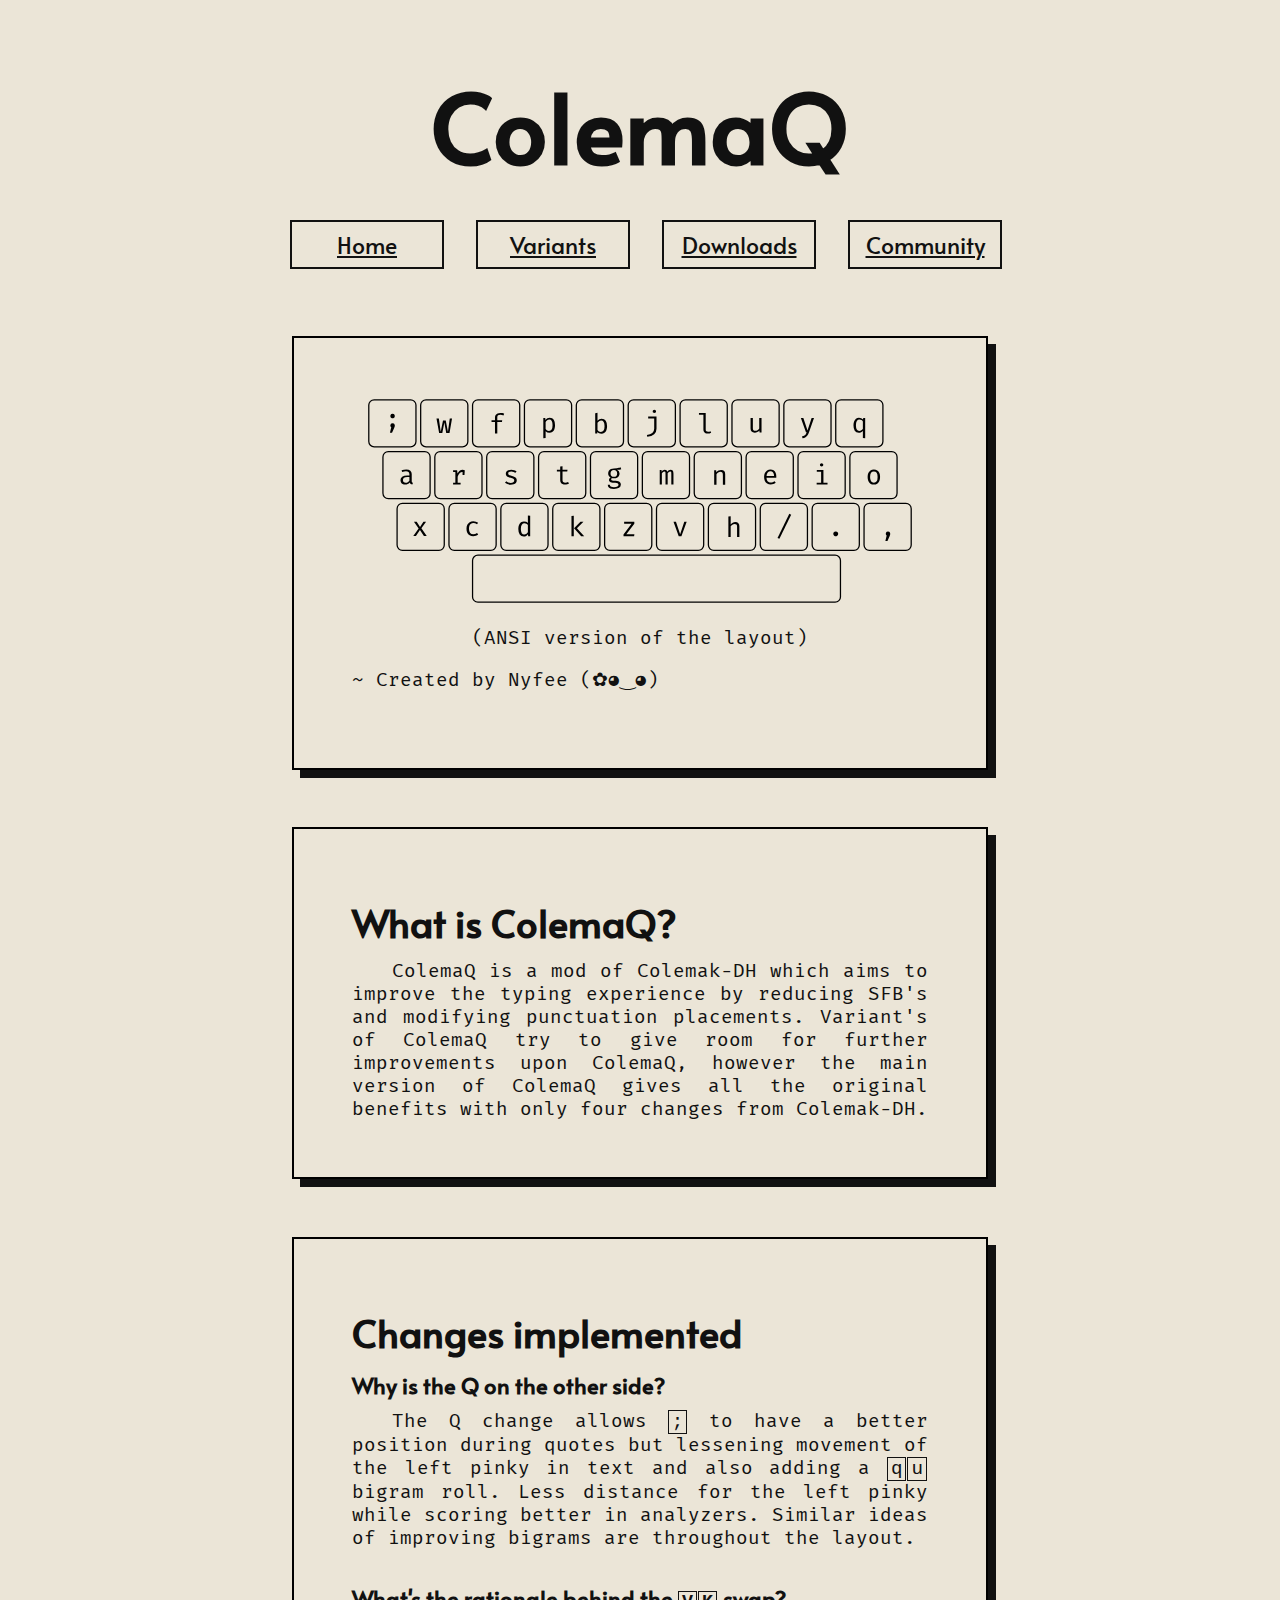
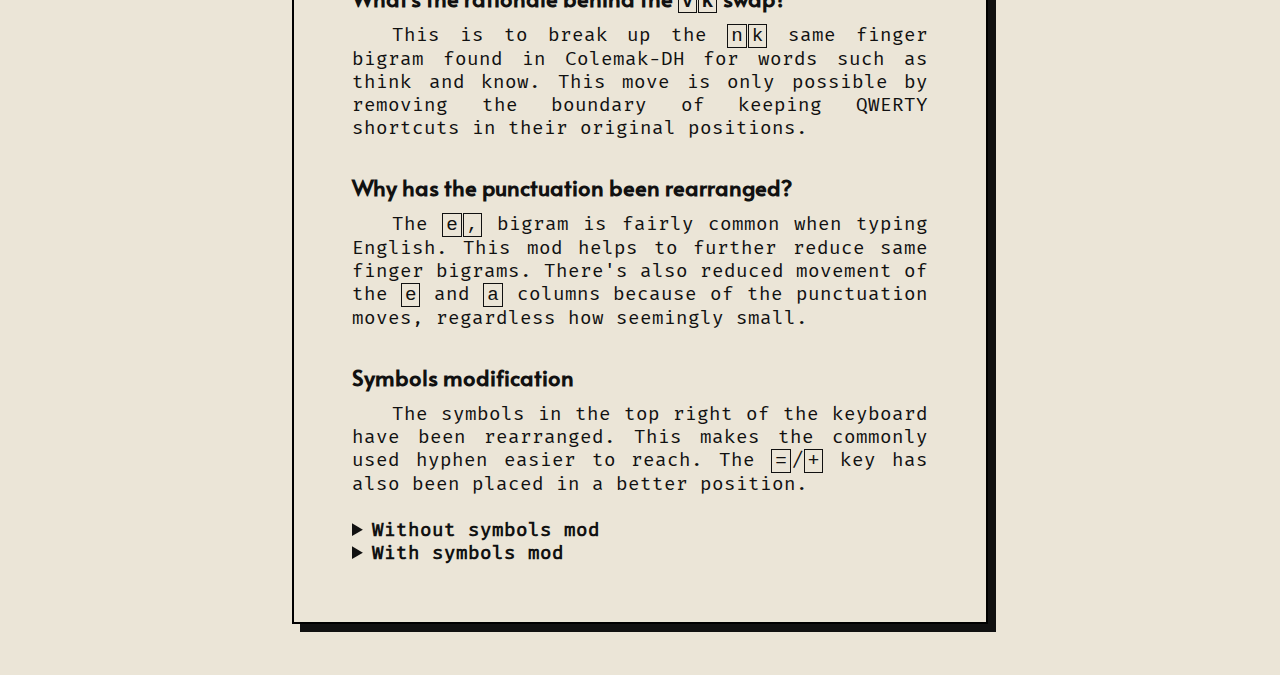
<file: index.html>
<!DOCTYPE html>

<html lang="en">
<head>
	<meta charset="UTF-8">
	<meta name="viewport" content="width=device-width, initial-scale=1.0">
	<meta name="description" content="ColemaQ keyboard layout">
	<link rel="shortcut icon" href="img/favicon.ico">
	<link rel="stylesheet" href="css/colemaq.css">
	<title>ColemaQ</title>
</head>

<body>
    <h1><center>ColemaQ</center></h1>

    <div class="navigation">
         <ul>
            <a href="index.html" class="btn">Home</a>
            <a href="variants.html" class="btn">Variants</a>
            <a href="downloads.html" class="btn">Downloads</a>
            <a href="community.html" class="btn">Community</a>
        </ul> 
    </div>

    <section>
        <img src="img/colemaq.svg" alt="ColemaQ" width="550">
        <p><center>(ANSI version of the layout)</center></p>
        <p>~ Created by Nyfee (✿◕‿◕)</p>
    </section>

    <section>
        <h2>What is ColemaQ?</h2>
        <div class="text">
            ColemaQ is a mod of Colemak-DH which aims to improve
            the typing experience by reducing SFB's and modifying
            punctuation placements. Variant's of ColemaQ try to
            give room for further improvements upon ColemaQ,
            however the main version of ColemaQ gives all the
            original benefits with only four changes from Colemak-DH.
        </div>
    </section>

	<section>
		<h2>Changes implemented</h2>

		<h3><b>Why is the Q on the other side?</b></h3>
        <div class="text">
            The Q change allows <code>;</code> to have a better position during
            quotes but lessening movement of the left pinky in text
            and also adding a <code>q</code><code>u</code> bigram roll.

            Less distance for the left pinky while scoring better
            in analyzers. Similar ideas of improving bigrams are
            throughout the layout.
        </div><br>

        <h3><b>What's the rationale behind the <code>V</code><code>K</code> swap?</b></h3>
        <div class="text">
			This is to break up the <code>n</code><code>k</code> same finger bigram found
            in Colemak-DH for words such as think and know.
			This move is only possible by removing the boundary
            of keeping QWERTY shortcuts in their original positions.
        </div><br>

        <h3><b>Why has the punctuation been rearranged?</b></h3>
        <div class="text">
            The <code>e</code><code>,</code> bigram is fairly common when typing English.
            This mod helps to further reduce same finger bigrams.
            There's also reduced movement of the <code>e</code> and <code>a</code> columns
            because of the punctuation moves, regardless how seemingly
            small.
        </div><br>

        <h3><b>Symbols modification</b></h3>
        <div class="text">
            The symbols in the top right of the keyboard have been
            rearranged. This makes the commonly used hyphen easier
            to reach. The <code>=</code>/<code>+</code> key has also been placed in a better
            position.
        </div><br>

        <details>
            <summary><b>Without symbols mod</b></summary>
            <img src="img/symbols/without_symbols.svg" alt="Without symbols" width="380">
        </details>

        <details>
            <summary><b>With symbols mod</b></summary>
            <img src="img/symbols/with_symbols.svg" alt="With symbols" width="380">
        </details>
    </section>

</body>
</html>
</file>
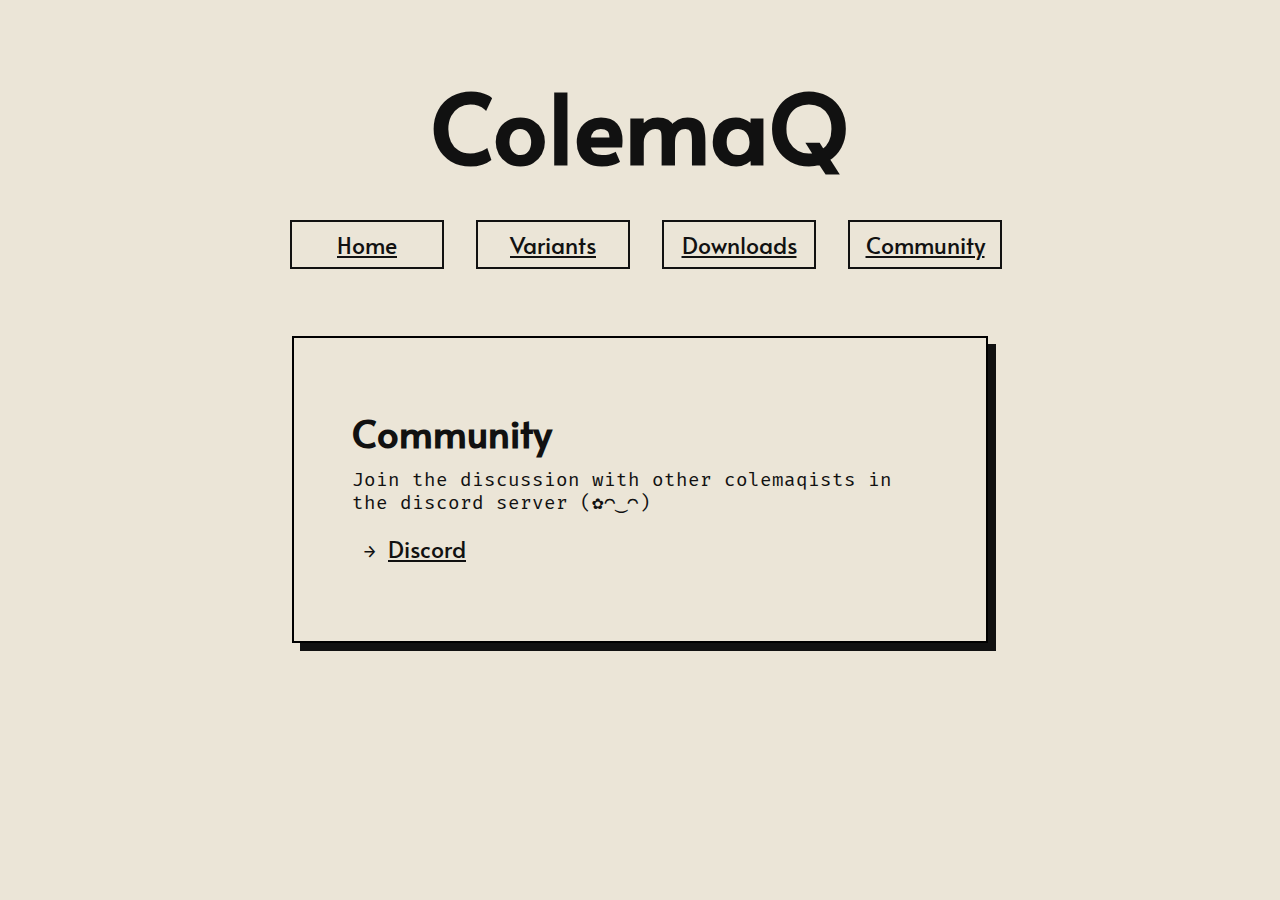
<file: community.html>
<!DOCTYPE html>

<html lang="en">
<head>
	<meta charset="UTF-8">
	<meta name="viewport" content="width=device-width, initial-scale=1.0">
	<meta name="description" content="ColemaQ keyboard layout">
	<link rel="shortcut icon" href="img/favicon.ico">
	<link rel="stylesheet" href="css/colemaq.css">
	<title>Community</title>
</head>

<body>
    <h1><center>ColemaQ</center></h1>

    <div class="navigation">
         <ul>
            <a href="index.html" class="btn">Home</a>
            <a href="variants.html" class="btn">Variants</a>
            <a href="downloads.html" class="btn">Downloads</a>
            <a href="community.html" class="btn">Community</a>
        </ul> 
    </div>

	<section>
		<h2>Community</h2>
		Join the discussion with other colemaqists in the discord server (✿◠‿◠)
		<ul>
			<li><a href="https://discord.gg/Csra5jK2R6">Discord</a></li>
		</ul>
	</section>

</body>
</html>
</file>
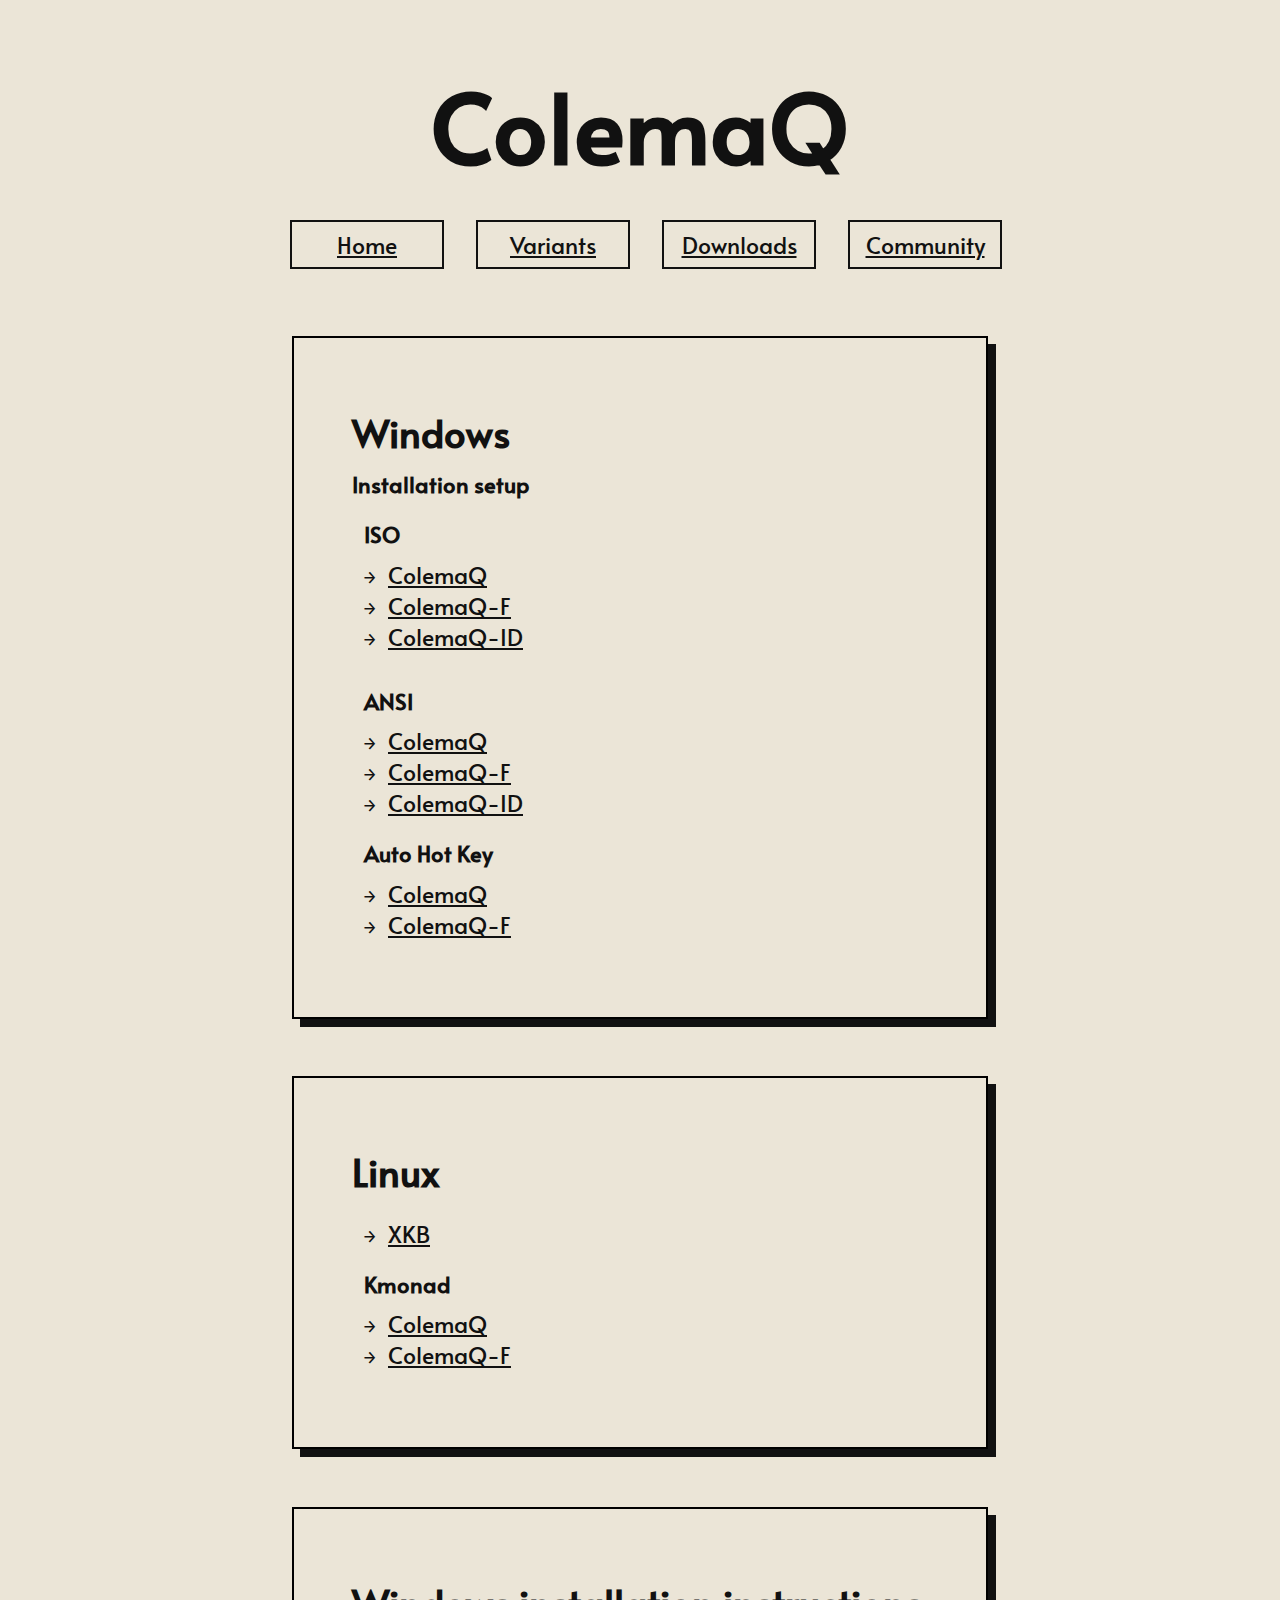
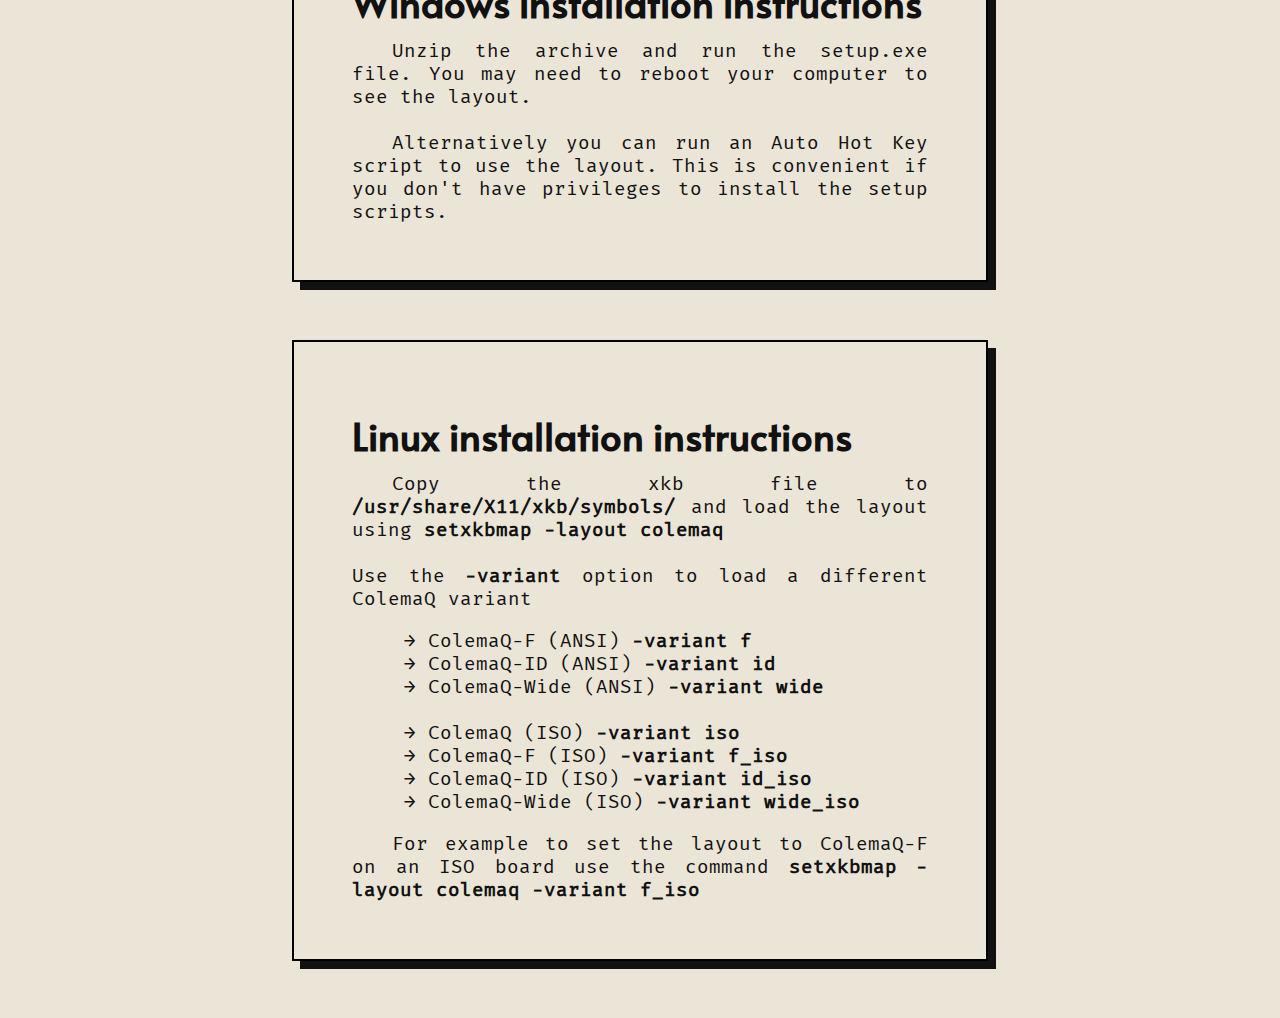
<file: downloads.html>
<!DOCTYPE html>

<html lang="en">
<head>
	<meta charset="UTF-8">
	<meta name="viewport" content="width=device-width, initial-scale=1.0">
	<meta name="description" content="ColemaQ keyboard layout">
	<link rel="shortcut icon" href="img/favicon.ico">
	<link rel="stylesheet" href="css/colemaq.css">
	<title>Downloads</title>
</head>

<body>
    <h1><center>ColemaQ</center></h1>

    <div class="navigation">
         <ul>
            <a href="index.html" class="btn">Home</a>
            <a href="variants.html" class="btn">Variants</a>
            <a href="downloads.html" class="btn">Downloads</a>
            <a href="community.html" class="btn">Community</a>
        </ul> 
    </div>

	<section>
        <h2>Windows</h2>

        <h3>Installation setup</h3>
        <ul>
            <h3>ISO</h3>
            <li><a href="https://github.com/colemaq/colemaq-windows">ColemaQ</a></li>
            <li><a href="https://github.com/colemaq/colemaq-windows">ColemaQ-F</a></li>
            <li><a href="https://github.com/colemaq/colemaq-windows">ColemaQ-ID</a></li>
            <br>
            <h3>ANSI</h3>
            <li><a href="https://github.com/colemaq/colemaq-windows">ColemaQ</a></li>
            <li><a href="https://github.com/colemaq/colemaq-windows">ColemaQ-F</a></li>
            <li><a href="https://github.com/colemaq/colemaq-windows">ColemaQ-ID</a></li>
        </ul>

        <ul>
            <h3>Auto Hot Key</h3>
            <li><a href="https://github.com/colemaq/colemaq-windows">ColemaQ</a></li>
            <li><a href="https://github.com/colemaq/colemaq-windows">ColemaQ-F</a></li>
        </ul>
    </section>

    <section>
        <h2>Linux</h2>
        <div class="text">
        </div>

        <ul>
            <li><a href="https://github.com/colemaq/colemaq-linux">XKB</a></li>
        </ul>
        <ul>
            <h3>Kmonad</h3>
            <li><a href="https://github.com/colemaq/colemaq-linux">ColemaQ</a></li>
            <li><a href="https://github.com/colemaq/colemaq-linux">ColemaQ-F</a></li>
        </ul>
    </section>

    <section>
        <h2>Windows installation instructions</h2>
        <div class="text">
        Unzip the archive and run the setup.exe file. You may need
        to reboot your computer to see the layout.
        </div><br>

        <div class="text">
        Alternatively you can run an Auto Hot Key script to use the
        layout. This is convenient if you don't have privileges to
        install the setup scripts.
        </div>
    </section>

    <section>
        <h2>Linux installation instructions</h2>
        <div class="text">
        Copy the xkb file to <b>/usr/share/X11/xkb/symbols/</b> and load
        the layout using <b>setxkbmap -layout colemaq</b><br><br>
        Use the <b>-variant</b> option to load a different ColemaQ variant

        <ul>
            <li>ColemaQ-F (ANSI) <b>-variant f</b></li>
            <li>ColemaQ-ID (ANSI) <b>-variant id</b></li>
            <li>ColemaQ-Wide (ANSI) <b>-variant wide</b></li>
            <br>
            <li>ColemaQ (ISO) <b>-variant iso</b></li>
            <li>ColemaQ-F (ISO) <b>-variant f_iso</b></li>
            <li>ColemaQ-ID (ISO) <b>-variant id_iso</b></li>
            <li>ColemaQ-Wide (ISO) <b>-variant wide_iso</b></li>
        </ul>

        <div class="text">
        For example to set the layout to ColemaQ-F on an ISO board
        use the command <b>setxkbmap -layout colemaq -variant f_iso</b>

        </div>
	</section>



</body>
</html>
</file>
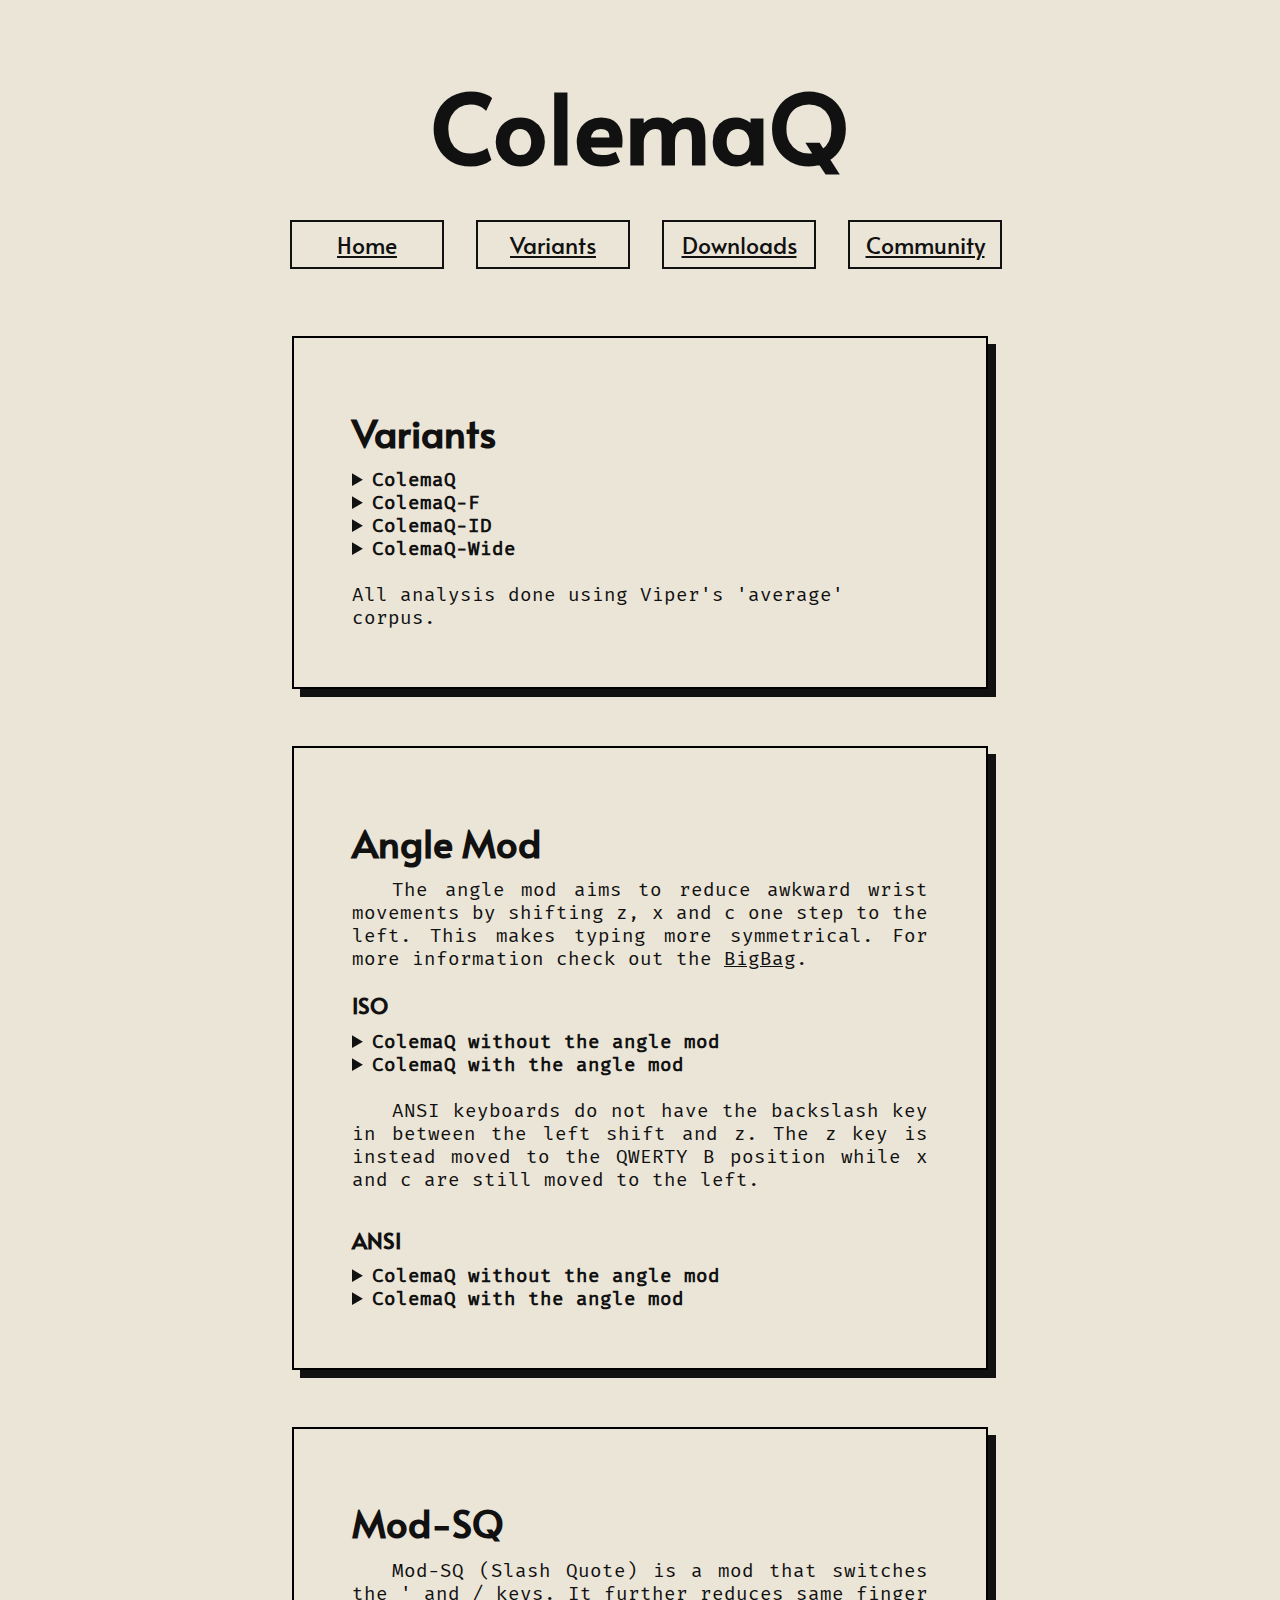
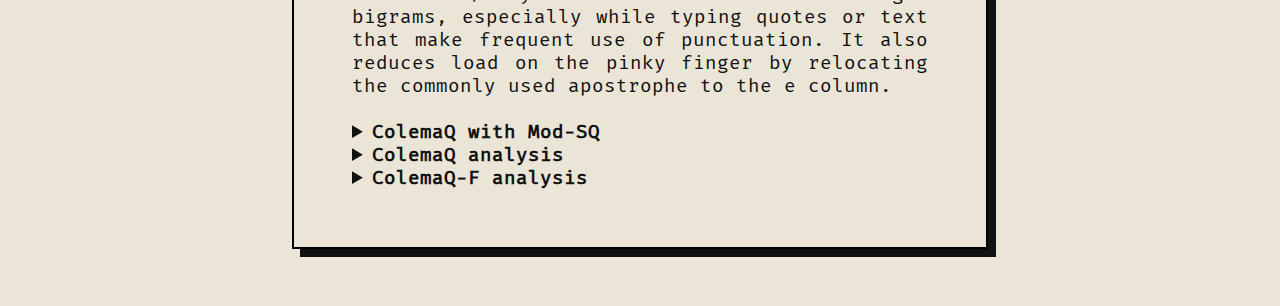
<file: variants.html>
<!DOCTYPE html>

<html lang="en">
<head>
	<meta charset="UTF-8">
	<meta name="viewport" content="width=device-width, initial-scale=1.0">
	<meta name="description" content="ColemaQ keyboard layout">
	<link rel="shortcut icon" href="img/favicon.ico">
	<link rel="stylesheet" href="css/colemaq.css">
	<title>Variants</title>
</head>

<body>
    <h1><center>ColemaQ</center></h1>

    <div class="navigation">
         <ul>
            <a href="index.html" class="btn">Home</a>
            <a href="variants.html" class="btn">Variants</a>
            <a href="downloads.html" class="btn">Downloads</a>
            <a href="community.html" class="btn">Community</a>
        </ul> 
    </div>

	<section>
		<h2>Variants</h2>

        <details>
        <summary><b>ColemaQ</b></summary><br>
            <details class="sub">
                <summary>ISO</summary>
                <img src="img/iso/colemaq-iso.svg" alt="ColemaQ-ISO" width="480">

                <details class="sub">
                    <summary><b>Analysis</b></summary>
                    <img src="img/analysis/iso/iso_analysis.jpg">
                </details>

                <details class="sub">
                    <summary><b>Distance analysis</b></summary>
                    <img src="img/analysis/iso/iso_distance.jpg">
                    <img src="img/analysis/iso/iso_distance_results.jpg">
                </details><br>

            </details>

            <details class="sub">
                <summary>ANSI</summary>
                <img src="img/colemaq.svg" alt="ColemaQ-ANSI" width="480">

                <details class="sub">
                    <summary><b>Analysis</b></summary>
                    <img src="img/analysis/ansi/ansi_analysis.jpg">
                </details>

                <details class="sub">
                    <summary><b>Distance analysis</b></summary>
                    <img src="img/analysis/ansi/ansi_distance.jpg">
                    <img src="img/analysis/ansi/ansi_distance_results.jpg">
                </details><br>

            </details>

            <details class="sub">
                <summary>Matrix</summary>
                <img src="img/matrix/colemaq-matrix.svg" alt="ColemaQ-Matrix" width="480">

                <details class="sub">
                    <summary><b>Analysis</b></summary>
                    <img src="img/analysis/matrix/matrix_analysis.jpg">
                </details>

                <details class="sub">
                    <summary><b>Distance analysis</b></summary>
                    <img src="img/analysis/matrix/matrix_distance.jpg">
                    <img src="img/analysis/matrix/matrix_distance_results.jpg">
                </details><br>

            </details>

            <p class="text">The standard version of ColemaQ</p>
        </details>

        <details>
        <summary><b>ColemaQ-F</b></summary><br>
            <details class="sub">
                <summary>ISO</summary>
                <img src="img/iso/colemaq-f-iso.svg" alt="ColemaQ-F" width="480">
                <details class="sub">
                    <summary><b>Analysis</b></summary>
                    <img src="img/analysis/QF/iso_analysis.jpg">
                </details>

                <details class="sub">
                    <summary><b>Distance analysis</b></summary>
                    <img src="img/analysis/iso/iso_distance.jpg">
                    <img src="img/analysis/iso/iso_distance_results.jpg">
                </details><br>
            </details>

            <details class="sub">
                <summary>ANSI</summary>
                <img src="img/colemaq-f.svg" alt="ColemaQ-F" width="480">

                <details class="sub">
                    <summary><b>Analysis</b></summary>
                    <img src="img/analysis/QF/ansi_analysis.jpg">
                </details>

                <details class="sub">
                    <summary><b>Distance analysis</b></summary>
                    <img src="img/analysis/ansi/ansi_distance.jpg">
                    <img src="img/analysis/ansi/ansi_distance_results.jpg">
                </details><br>
            </details>

            <details class="sub">
                <summary>Matrix</summary>
                <img src="img/matrix/colemaq-f-matrix.svg" alt="ColemaQ-F" width="480">
                <details class="sub">
                    <summary><b>Analysis</b></summary>
                    <img src="img/analysis/QF/matrix_analysis.jpg">
                </details>

                <details class="sub">
                    <summary><b>Distance analysis</b></summary>
                    <img src="img/analysis/matrix/matrix_distance.jpg">
                    <img src="img/analysis/matrix/matrix_distance_results.jpg">
                </details><br>
            </details>

            <div class="dropdown-text">
            <h3><b>What's the rationale behind the G-F swap?</b></h3>
            <div class="text">
                More hand separation from less usage of middle column
                (depending on corpus). Gives more opportunities for
                alt fingering f-t with index-middle. Similar to the m-n
                bigram on the other hand. The g-f swap also scores better
                in analyzers with less distance travelled. The position
                of F being similar to that of QWERTY may make for an
                easier transition when changing layouts.
            </div><br>
            </div>

        </details>

        <details>
        <summary><b>ColemaQ-ID</b></summary><br>
            <details class="sub">
                <summary>ISO</summary>
                <img src="img/iso/colemaq-id-iso.svg" alt="ColemaQ-ID-ISO" width="480">
            </details>

            <details class="sub">
                <summary>ANSI</summary>
                <img src="img/colemaq-id.svg" alt="ColemaQ-ID-ANSI" width="480">
            </details>

            <details class="sub">
                <summary>Matrix</summary>
                <img src="img/matrix/colemaq-id-matrix.svg" alt="ColemaQ-ID-Matrix" width="480">
            </details>
        <p class="text">Indonesian variant</p>
        </details>

        <details>
        <summary><b>ColemaQ-Wide</b></summary><br>
            <details class="sub">
                <summary>ISO</summary>
                <img src="img/wide/colemaq-wide-iso.svg" alt="ColemaQ-Wide-ISO" width="480">
            </details>

            <details class="sub">
                <summary>ANSI</summary>
                <img src="img/wide/colemaq-wide-ansi.svg" alt="ColemaQ-Wide-Ansi" width="500">
            </details>

        <div class="dropdown-text">
        <h3><b>Why has the Q been moved back to the left side?</b></h3>
        <p class="text">
        The wide mod has been tested with and without the q-; swap.
        Q on the left side does better on wide mod in tests with
        frequent punctuation. If the Q remained
        on the right side then the commonly used apostrophe key
        would have to be moved more to the right, further increasing
        finger-travel distance. Q on the right side is generally
        better for typing more complex words while Q on the left is
        best suited for texts containing lots of punctuation.
        </details><br>

    All analysis done using Viper's 'average' corpus.
    </section>

    <section>
    <h2>Angle Mod</h2>
    <div class="text">
    The angle mod aims to reduce awkward wrist movements by shifting
    z, x and c one step to the left. This makes typing more symmetrical.
    For more information check out the
    <a href="https://dreymar.colemak.org/ergo-mods.html#AngleWide" class="text">BigBag</a>.<p>

    </div>
        <h3>ISO</h3>
        <details>
            <summary><b>ColemaQ without the angle mod</b></summary>
            <img src="img/angle/colemaq-iso-no-angle.svg" alt="ColemaQ-ISO-no-Angle" width="280">
        </details>

        <details>
            <summary><b>ColemaQ with the angle mod</b></summary>
            <img src="img/angle/colemaq-iso-angle.svg" alt="ColemaQ-ISO-Angle" width="280">
        </details>
    <br>

    <div class="text">
        ANSI keyboards do not have the backslash key in between the
        left shift and z. The z key is instead moved to the QWERTY B
        position while x and c are still moved to the left. 
    </div>

    <div><br>
        <h3>ANSI</h3>
        <details>
        <summary><b>ColemaQ without the angle mod</b></summary>
            <img src="img/angle/colemaq-ansi-no-angle.svg" alt="ColemaQ-ISO-no-Angle" width="280">
        </details>

        <details>
        <summary><b>ColemaQ with the angle mod</b></summary>
            <img src="img/angle/colemaq-ansi-angle.svg" alt="ColemaQ-ISO-Angle" width="280">
        </details>
    </section>

    <section>
    <h2>Mod-SQ</h2>
    <div class="text">
        Mod-SQ (Slash Quote) is a mod that switches the ' and / keys.
        It further reduces same finger bigrams, especially while typing
        quotes or text that make frequent use of punctuation. It also
        reduces load on the pinky finger by relocating the commonly
        used apostrophe to the e column.
    </div><br>

        <details>
            <summary><b>ColemaQ with Mod-SQ</b></summary>
            <img src="img/symbols/mod-sq.svg" alt="Mod-SQ" width="380">
        </details>

        <details>
            <summary><b>ColemaQ analysis</b></summary>

            <details class="sub">
                <summary><b>ANSI analysis</b></summary>
                <img src="img/analysis/ansi/ansi_modsq_analysis.jpg">
            </details>

            <details class="sub">
                <summary><b>ISO analysis</b></summary>
                <img src="img/analysis/iso/iso_modsq_analysis.jpg">
            </details>

            <details class="sub">
                <summary><b>Matrix analysis</b></summary>
                <img src="img/analysis/matrix/matrix_modsq_analysis.jpg">
            </details><br>


            <details class="sub">
                <summary><b>ANSI distance analysis</b></summary>
                <img src="img/analysis/ansi/ansi_modsq_distance.jpg">
                <img src="img/analysis/ansi/ansi_modsq_distance_results.jpg">
            </details>

            <details class="sub">
                <summary><b>ISO distance analysis</b></summary>
                <img src="img/analysis/iso/iso_modsq_distance.jpg">
                <img src="img/analysis/iso/iso_modsq_distance_results.jpg">
            </details>

            <details class="sub">
                <summary><b>Matrix distance analysis</b></summary>
                <img src="img/analysis/matrix/matrix_modsq_distance.jpg">
                <img src="img/analysis/matrix/matrix_modsq_distance_results.jpg">
            </details>

        </details>


        <details>
            <summary><b>ColemaQ-F analysis</b></summary>

            <details class="sub">
                <summary><b>ANSI analysis</b></summary>
                <img src="img/analysis/QF/ansi_modsq_analysis.jpg">
            </details>

            <details class="sub">
                <summary><b>ISO analysis</b></summary>
                <img src="img/analysis/QF/iso_modsq_analysis.jpg">
            </details>

            <details class="sub">
                <summary><b>Matrix analysis</b></summary>
                <img src="img/analysis/QF/matrix_modsq_analysis.jpg">
            </details><br>

            <details class="sub">
                <summary><b>ANSI distance analysis</b></summary>
                <img src="img/analysis/ansi/ansi_modsq_distance.jpg">
                <img src="img/analysis/ansi/ansi_modsq_distance_results.jpg">
            </details>

            <details class="sub">
                <summary><b>ISO distance analysis</b></summary>
                <img src="img/analysis/iso/iso_modsq_distance.jpg">
                <img src="img/analysis/iso/iso_modsq_distance_results.jpg">
            </details>

            <details class="sub">
                <summary><b>Matrix distance analysis</b></summary>
                <img src="img/analysis/matrix/matrix_modsq_distance.jpg">
                <img src="img/analysis/matrix/matrix_modsq_distance_results.jpg">
            </details>

        </details>

    </section>

</body>
</html>
</file>
<file: css/colemaq.css>
@font-face {
	font-family: "Fira Mono";
	src: url(../fonts/FiraMono-Regular.ttf) format("truetype");
}

@font-face {
	font-family: "Alata";
	src: url(../fonts/Alata-Regular.ttf) format("truetype");
}

html {
	font-size: 1.2em;
	scrollbar-width: thin;
	scrollbar-color: #111111 #ebe5d7;
}

::selection {
	background-color: #111111;
	color: #ebe5d7;
}

::-webkit-scrollbar {
	width: 5px;
}

::-webkit-scrollbar-track {
	background: #ebe5d7;
}

::-webkit-scrollbar-thumb {
	background-color: #111111;
}

body {
	margin: 3rem;
	background: #ebe5d7;
	color: #111111;
	font-family: "Fira Mono", monospace;
}

code {
	border-style: solid;
	border-width: 1px;
	padding-left: 3px;
	padding-right: 3px;
	margin-right: 1px;
}

h1, h2, h3 {
	margin: 0.5rem 0;
	font-weight: bold;
	font-family: "Alata", monospace;
}

h1 {
    font-size: 5em
}

h2 {
    font-size: 2em
}

section {
	width: 45vw;
	padding: 3rem;
	margin: 3rem auto;
	border: 2px solid black;
    box-shadow: 8px 8px;
}

img {
    max-width: 100%;
    height: auto;
    display: block;
    margin-left: auto;
    margin-right: auto;
}


p {
	text-align: justify;
}

ul {
	margin: 1rem 0;
	padding-left: 1ch;
	list-style: none;
}

li {
	position: relative;
}

li::before {
	content: "→ ";
}

a {
	color: #111111;
	text-decoration: underline, currentColor;
	font-family: "Alata", monospace;
	font-size: 1.2em;
}

a[disabled] {
	opacity: 0.5;
	cursor: default;
	pointer-events: none;
}

summary {
    cursor: pointer;
}

div.dropdown-text {
    margin-left: 40px;
}

.navigation {
    text-align: center;
}

.text {
    text-indent: 40px;
    text-align: justify;
    text-justify: inter-word;
}

.sub {
    text-indent: 40px;
}

.text {
	color: #111111;
	text-decoration: underline, currentColor;
	font-family: "Fira Mono", monospace;
	font-size: 1rem;
}

.btn {
    display: inline-flex;
    height: 45px;
    width: 150px;
    margin: 10px 10px 10px 10px;

    border: 2px solid #111111;
    color: #111111;

    align-items: center;
    justify-content: center;
    position: relative;
}

.btn::before{
    background: #111111;
    content: "";
    position: absolute;
    top: 50%;
    left: 50%;
    transform: translate(-50%,-50%);
    z-index: -1;
    transition: all 0.2s ease;
    color: #ebe5d7;

    width: 0%;
    height: 100%;
}

.btn:hover::before{
  width: 100%;
}

.btn:hover {
  color: #ebe5d7;
}

@media screen and (max-width: 768px) {
    h1 {
        font-size: 4rem;
    }

    body {
        margin: 0.3rem;
    }

    section {
        padding: 2rem;
        margin: 1rem auto;
    }
}

@media (orientation: portrait) {
	section {
		width: unset;
	}
}

@media (pointer: none), (pointer: coarse) {
	html {
		font-size: 1rem;
	}

	body {
		margin: 0.5rem;
	}

	section {
		padding: 1rem;
		margin: 1rem 0;
	}
}
</file>
